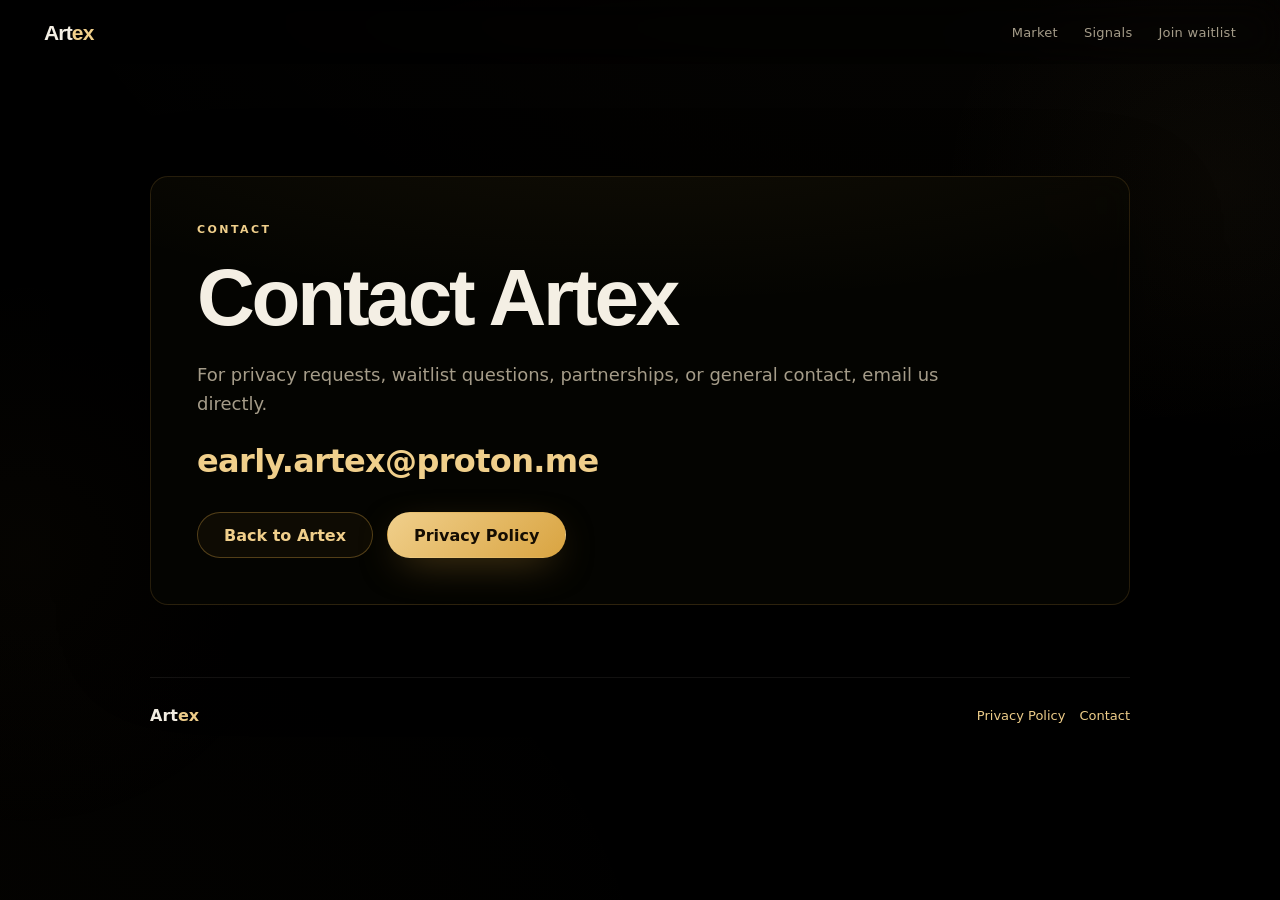
<file: contact.html>
<!doctype html>
<html lang="en" class="legal-document">
  <head>
    <meta charset="utf-8" />
    <meta name="viewport" content="width=device-width, initial-scale=1" />
    <title>Contact | Artex</title>
    <meta
      name="description"
      content="Contact Artex for privacy requests, waitlist questions, partnerships, or general contact."
    />
    <meta
      http-equiv="Content-Security-Policy"
      content="default-src 'self'; script-src 'self'; style-src 'self' https://fonts.googleapis.com; font-src https://fonts.gstatic.com; img-src 'self'; object-src 'none'; base-uri 'self'; form-action 'self'; upgrade-insecure-requests"
    />
    <meta name="referrer" content="strict-origin-when-cross-origin" />
    <meta name="theme-color" content="#000000" />
    <link rel="preconnect" href="https://fonts.googleapis.com" />
    <link rel="preconnect" href="https://fonts.gstatic.com" crossorigin />
    <link href="https://fonts.googleapis.com/css2?family=Space+Grotesk:wght@300;400;500;600;700&family=DM+Sans:ital,opsz,wght@0,9..40,300;0,9..40,400;0,9..40,500;0,9..40,600;0,9..40,700;1,9..40,400&display=swap" rel="stylesheet" />
    <link rel="stylesheet" href="styles.css" />
  </head>
  <body class="legal-body">
    <div class="ambient ambient-one"></div>
    <div class="ambient ambient-two"></div>
    <header class="site-header">
      <a class="wordmark" href="index.html" aria-label="Artex home">
        <span class="wordmark-art">Art</span><span class="wordmark-ex">ex</span>
      </a>
      <nav class="nav-links" aria-label="Primary navigation">
        <a href="index.html#market">Market</a>
        <a href="index.html#signals">Signals</a>
        <a href="index.html#waitlist">Join waitlist</a>
      </nav>
    </header>

    <main class="legal-main">
      <section class="legal-card">
        <p class="kicker">Contact</p>
        <h1 class="legal-title">Contact Artex</h1>
        <div class="legal-copy">
          <p>
            For privacy requests, waitlist questions, partnerships, or general contact, email us
            directly.
          </p>
          <p>
            <a class="legal-email" href="mailto:early.artex@proton.me">early.artex@proton.me</a>
          </p>
        </div>
        <div class="legal-actions">
          <a class="button secondary" href="index.html">Back to Artex</a>
          <a class="button primary" href="privacy.html">Privacy Policy</a>
        </div>
      </section>
    </main>

    <footer class="site-footer legal-footer">
      <span><span class="wordmark-art">Art</span><span class="wordmark-ex">ex</span></span>
      <nav aria-label="Footer links">
        <a href="privacy.html">Privacy Policy</a>
        <a href="contact.html">Contact</a>
      </nav>
    </footer>
  </body>
</html>
</file>
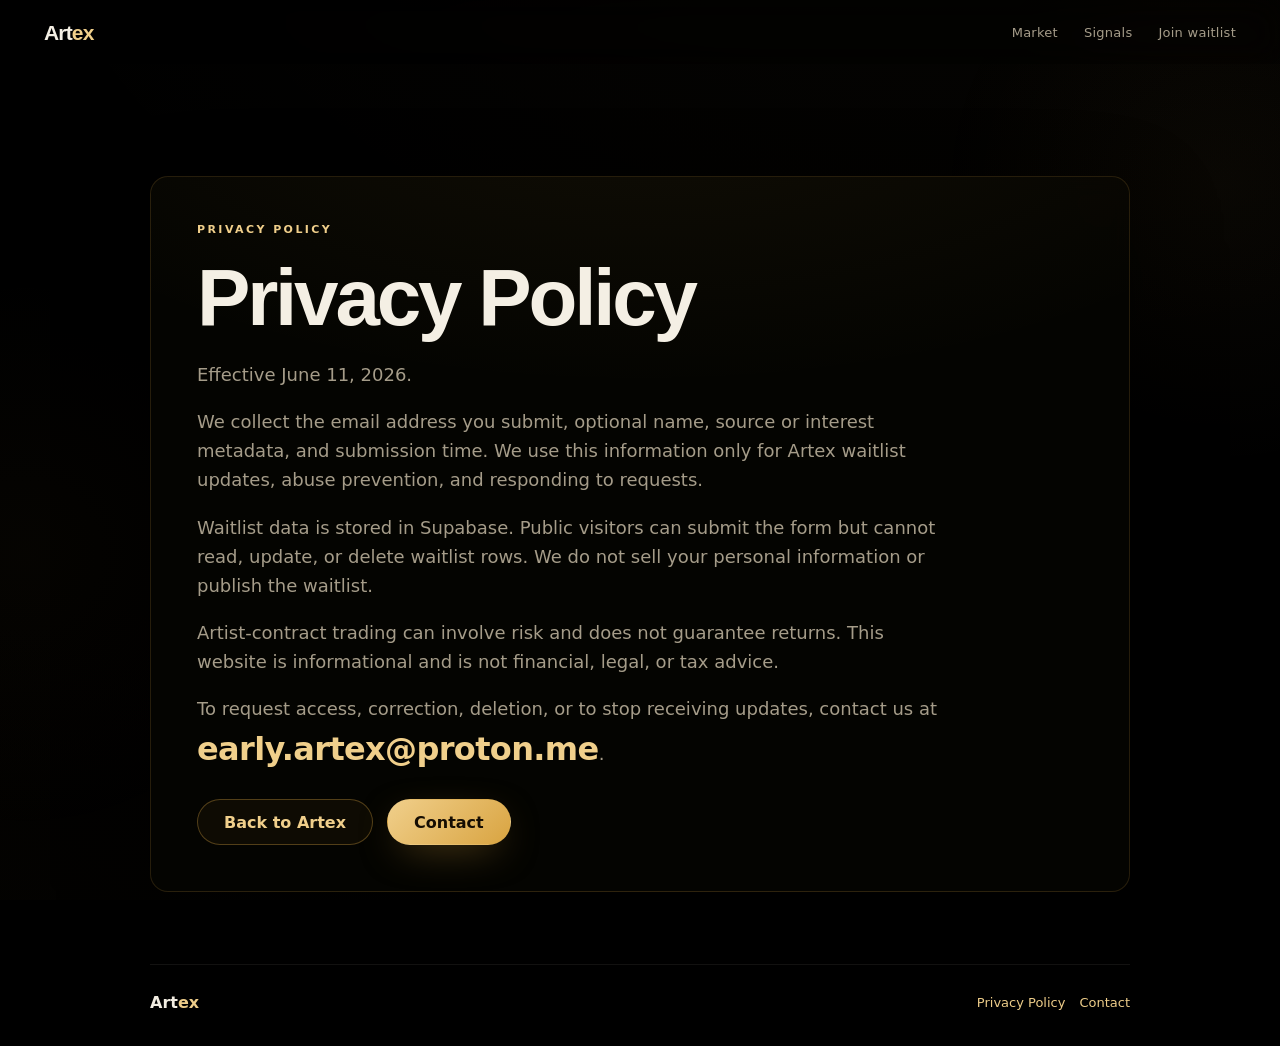
<file: privacy.html>
<!doctype html>
<html lang="en" class="legal-document">
  <head>
    <meta charset="utf-8" />
    <meta name="viewport" content="width=device-width, initial-scale=1" />
    <title>Privacy Policy | Artex</title>
    <meta
      name="description"
      content="Privacy Policy for the Artex waitlist website."
    />
    <meta
      http-equiv="Content-Security-Policy"
      content="default-src 'self'; script-src 'self'; style-src 'self' https://fonts.googleapis.com; font-src https://fonts.gstatic.com; img-src 'self'; object-src 'none'; base-uri 'self'; form-action 'self'; upgrade-insecure-requests"
    />
    <meta name="referrer" content="strict-origin-when-cross-origin" />
    <meta name="theme-color" content="#000000" />
    <link rel="preconnect" href="https://fonts.googleapis.com" />
    <link rel="preconnect" href="https://fonts.gstatic.com" crossorigin />
    <link href="https://fonts.googleapis.com/css2?family=Space+Grotesk:wght@300;400;500;600;700&family=DM+Sans:ital,opsz,wght@0,9..40,300;0,9..40,400;0,9..40,500;0,9..40,600;0,9..40,700;1,9..40,400&display=swap" rel="stylesheet" />
    <link rel="stylesheet" href="styles.css" />
  </head>
  <body class="legal-body">
    <div class="ambient ambient-one"></div>
    <div class="ambient ambient-two"></div>
    <header class="site-header">
      <a class="wordmark" href="index.html" aria-label="Artex home">
        <span class="wordmark-art">Art</span><span class="wordmark-ex">ex</span>
      </a>
      <nav class="nav-links" aria-label="Primary navigation">
        <a href="index.html#market">Market</a>
        <a href="index.html#signals">Signals</a>
        <a href="index.html#waitlist">Join waitlist</a>
      </nav>
    </header>

    <main class="legal-main">
      <section class="legal-card">
        <p class="kicker">Privacy Policy</p>
        <h1 class="legal-title">Privacy Policy</h1>
        <div class="legal-copy">
          <p>Effective June 11, 2026.</p>
          <p>
            We collect the email address you submit, optional name, source or interest metadata,
            and submission time. We use this information only for Artex waitlist updates, abuse
            prevention, and responding to requests.
          </p>
          <p>
            Waitlist data is stored in Supabase. Public visitors can submit the form but cannot
            read, update, or delete waitlist rows. We do not sell your personal information or
            publish the waitlist.
          </p>
          <p>
            Artist-contract trading can involve risk and does not guarantee returns. This website
            is informational and is not financial, legal, or tax advice.
          </p>
          <p>
            To request access, correction, deletion, or to stop receiving updates, contact us at
            <a class="legal-email" href="mailto:early.artex@proton.me">early.artex@proton.me</a>.
          </p>
        </div>
        <div class="legal-actions">
          <a class="button secondary" href="index.html">Back to Artex</a>
          <a class="button primary" href="contact.html">Contact</a>
        </div>
      </section>
    </main>

    <footer class="site-footer legal-footer">
      <span><span class="wordmark-art">Art</span><span class="wordmark-ex">ex</span></span>
      <nav aria-label="Footer links">
        <a href="privacy.html">Privacy Policy</a>
        <a href="contact.html">Contact</a>
      </nav>
    </footer>
  </body>
</html>
</file>
<file: styles.css>
:root {
  color-scheme: dark;
  --bg: #000000;
  --panel: #0a0905;
  --text: #f4efe4;
  --muted: #a59c89;
  --faint: #6a6253;
  --line: rgba(244, 239, 228, 0.08);
  --line-gold: rgba(217, 164, 65, 0.22);
  --gold: #d9a441;
  --gold-soft: #f0cf8b;
  --gold-pale: #fdf2d2;
  --gold-deep: #8a6420;
  --accent: var(--gold);
  --accent-soft: var(--gold-soft);
  --profit: #91dfaa;
  --profit-soft: #ddffe8;
  --danger: #ff8b77;
  --max: 1180px;
  /* Radius scale: buttons/badges are pill, inputs 10px, cards 18px. */
  --radius-card: 18px;
  --radius-input: 10px;
}

* {
  box-sizing: border-box;
}

html {
  height: 100%;
  scroll-behavior: smooth;
}

body {
  min-height: 100%;
  margin: 0;
  background: var(--bg);
  color: var(--text);
  font-family: "DM Sans", ui-sans-serif, system-ui, -apple-system, sans-serif;
  letter-spacing: 0;
  overflow-x: hidden;
}

/* Faint golden hue over the black base, fixed to the viewport. */
body::before {
  content: "";
  position: fixed;
  inset: 0;
  z-index: -4;
  pointer-events: none;
  background:
    radial-gradient(110rem 70rem at 78% -22%, rgba(231, 183, 94, 0.028), transparent 60%),
    radial-gradient(90rem 60rem at -14% 112%, rgba(196, 146, 46, 0.022), transparent 62%);
}

body::selection,
body ::selection {
  background: rgba(217, 164, 65, 0.4);
}

a {
  color: inherit;
  text-decoration: none;
}

button,
input {
  font: inherit;
}

/* ── Backdrop layers ────────────────────────────────────── */
/* Soft gradient orbs instead of blur filters: same glow, far cheaper to render. */
.ambient {
  position: fixed;
  z-index: -2;
  width: 44vw;
  min-width: 24rem;
  aspect-ratio: 1;
  border-radius: 50%;
  pointer-events: none;
  animation: drift 26s ease-in-out infinite alternate;
}

.ambient-one {
  top: -6rem;
  right: -14rem;
  background: radial-gradient(circle, rgba(231, 183, 94, 0.035), transparent 72%);
}

.ambient-two {
  left: -16rem;
  bottom: 4rem;
  background: radial-gradient(circle, rgba(196, 146, 46, 0.028), transparent 72%);
  animation-duration: 32s;
}

/* ── Header ─────────────────────────────────────────────── */
.site-header {
  position: sticky;
  top: 0;
  z-index: 40;
  min-height: 64px;
  display: flex;
  align-items: center;
  justify-content: space-between;
  gap: 24px;
  padding: 0 clamp(18px, 4vw, 44px);
  background: rgba(0, 0, 0, 0.28);
  border-bottom: 0;
  backdrop-filter: blur(16px);
  -webkit-backdrop-filter: blur(16px);
}

.wordmark,
.button,
.market-column h3,
.waitlist-copy h2,
.site-footer span {
  font-weight: 700;
}

.wordmark {
  display: inline-flex;
  align-items: center;
  gap: 0;
  font-family: "Space Grotesk", sans-serif;
  font-size: 21px;
  font-weight: 700;
  letter-spacing: -0.04em;
  line-height: 1;
}

.wordmark-art {
  color: var(--text);
}

.wordmark-ex {
  color: var(--gold-soft);
}

.nav-links {
  display: flex;
  align-items: center;
  gap: 26px;
  color: var(--muted);
  font-size: 13px;
  letter-spacing: 0.02em;
}

.nav-links a,
.nav-links button {
  border: 0;
  padding: 0;
  color: inherit;
  background: transparent;
  font: inherit;
  cursor: pointer;
  transition: color 160ms ease;
}

.nav-links a:hover,
.nav-links button:hover {
  color: var(--gold-soft);
}

.section-shell {
  width: min(calc(100% - 32px), var(--max));
  margin: 0 auto;
}

/* ── Desktop panel deck (JS adds html.panel-mode ≥ 901px) ── */
html.panel-mode,
html.panel-mode body {
  height: 100%;
  overflow: hidden;
}

.panel-mode main {
  min-height: 100dvh;
  overflow: hidden;
}

.panel-mode [data-panel] {
  position: fixed;
  inset: 0;
  z-index: 1;
  pointer-events: none;
  opacity: 0;
  visibility: hidden;
  filter: blur(18px);
  transform: translate3d(0, 112px, 0);
  transition:
    opacity 1280ms cubic-bezier(0.2, 0.86, 0.18, 1),
    filter 1280ms cubic-bezier(0.2, 0.86, 0.18, 1),
    transform 1280ms cubic-bezier(0.2, 0.86, 0.18, 1),
    visibility 0ms linear 1280ms;
  will-change: opacity, filter, transform;
}

.panel-mode [data-panel].is-active {
  z-index: 3;
  pointer-events: auto;
  opacity: 1;
  visibility: visible;
  filter: blur(0);
  transform: translate3d(0, 0, 0);
  transition:
    opacity 1280ms cubic-bezier(0.2, 0.86, 0.18, 1),
    filter 1280ms cubic-bezier(0.2, 0.86, 0.18, 1),
    transform 1280ms cubic-bezier(0.2, 0.86, 0.18, 1),
    visibility 0ms;
}

.panel-mode [data-panel].is-before {
  filter: blur(18px);
  transform: translate3d(0, -112px, 0);
}

.panel-mode [data-panel].is-after {
  filter: blur(18px);
  transform: translate3d(0, 112px, 0);
}

.panel-mode .site-footer {
  display: none;
}

/* ── Mobile / tablet scrolling document (html.scroll-mode) ── */
.scroll-mode [data-panel] {
  scroll-margin-top: 76px;
}

.scroll-mode .hero {
  min-height: 100svh;
}

/* ── Hero ───────────────────────────────────────────────── */
.hero {
  min-height: 100dvh;
  display: grid;
  grid-template-columns: minmax(0, 0.86fr) minmax(430px, 1fr);
  align-items: center;
  gap: 64px;
  padding: 104px 0 46px;
}

.kicker {
  margin: 0;
  color: var(--gold-soft);
  font-size: 11px;
  font-weight: 600;
  letter-spacing: 0.22em;
  text-transform: uppercase;
}

h1,
h2,
h3,
p,
dl,
dd {
  margin: 0;
}

h1,
h2,
h3,
.wordmark,
.graph-metric strong,
.artist-card-quote strong {
  font-family: "Space Grotesk", "DM Sans", sans-serif;
}

h1 {
  max-width: 620px;
  margin-top: 16px;
  font-size: clamp(48px, 7vw, 92px);
  line-height: 0.94;
  font-weight: 700;
  letter-spacing: -0.03em;
}

h1 span {
  display: block;
}

.hero-lede {
  max-width: 540px;
  margin-top: 22px;
  color: var(--muted);
  font-size: clamp(16px, 1.4vw, 18px);
  line-height: 1.6;
}

.hero-actions {
  display: flex;
  flex-wrap: wrap;
  gap: 12px;
  margin-top: 30px;
}

/* ── Buttons ────────────────────────────────────────────── */
.button {
  position: relative;
  min-height: 48px;
  display: inline-flex;
  align-items: center;
  justify-content: center;
  overflow: hidden;
  border: 1px solid var(--line);
  border-radius: 999px;
  padding: 0 26px;
  color: var(--text);
  background: transparent;
  cursor: pointer;
  white-space: nowrap;
  transition: transform 180ms ease, border-color 180ms ease, background 180ms ease, box-shadow 180ms ease;
}

.button:hover {
  transform: translateY(-2px);
}

.button:active {
  transform: translateY(0) scale(0.985);
}

.button.primary {
  border-color: transparent;
  color: #150d02;
  background: linear-gradient(135deg, var(--gold-soft), var(--gold));
  box-shadow: 0 12px 40px -14px rgba(217, 164, 65, 0.55);
}

.button.primary:hover {
  box-shadow: 0 16px 46px -14px rgba(217, 164, 65, 0.7);
}

.button.primary::after {
  content: "";
  position: absolute;
  inset: -44%;
  background: linear-gradient(90deg, transparent, rgba(255, 255, 255, 0.28), transparent);
  transform: translateX(-110%) rotate(12deg);
  animation: sheen 5.4s ease-in-out infinite;
}

.button.ghost,
.button.secondary {
  color: var(--gold-soft);
  border-color: rgba(217, 164, 65, 0.34);
  background: rgba(217, 164, 65, 0.05);
}

.button.ghost:hover,
.button.secondary:hover {
  border-color: rgba(217, 164, 65, 0.7);
  background: rgba(217, 164, 65, 0.1);
}

.button.ghost.is-copied {
  color: var(--gold-soft);
  border-color: rgba(217, 164, 65, 0.7);
  background: rgba(217, 164, 65, 0.12);
}

/* ── Hero chart panel ───────────────────────────────────── */
.exchange-panel {
  position: relative;
  min-width: 0;
  overflow: visible;
  background: transparent;
  animation: panelFloat 8s ease-in-out infinite;
}

.preview-note,
.market-column span {
  color: var(--faint);
  font-size: 12px;
  letter-spacing: 0.08em;
  text-transform: uppercase;
}

.chart-frame {
  position: relative;
  margin: 0;
  overflow: visible;
  min-height: 470px;
  padding: 36px 28px 0;
  background: transparent;
}

.trend-chart {
  width: 100%;
  min-height: 268px;
  display: block;
  overflow: visible;
  transition:
    opacity 720ms cubic-bezier(0.2, 0.86, 0.18, 1),
    filter 720ms cubic-bezier(0.2, 0.86, 0.18, 1),
    transform 720ms cubic-bezier(0.2, 0.86, 0.18, 1);
}

.graph-head {
  position: relative;
  z-index: 2;
  display: grid;
  gap: 18px;
  transition:
    opacity 720ms cubic-bezier(0.2, 0.86, 0.18, 1),
    filter 720ms cubic-bezier(0.2, 0.86, 0.18, 1),
    transform 720ms cubic-bezier(0.2, 0.86, 0.18, 1);
}

.graph-artist {
  display: inline-flex;
  align-items: center;
  gap: 18px;
  min-width: 0;
  color: var(--text);
  font-size: clamp(28px, 3.4vw, 38px);
  font-weight: 400;
  line-height: 1.1;
}

.graph-artist span {
  min-width: 0;
}

.graph-avatar {
  width: 72px;
  height: 72px;
  flex: 0 0 auto;
  border: 1px solid rgba(240, 207, 139, 0.55);
  border-radius: 50%;
  object-fit: cover;
  filter: saturate(0.4) contrast(1.08);
  box-shadow: 0 0 28px rgba(217, 164, 65, 0.18);
  transition:
    opacity 520ms cubic-bezier(0.22, 1, 0.36, 1),
    transform 520ms cubic-bezier(0.22, 1, 0.36, 1);
}

.graph-metric {
  display: inline-flex;
  align-items: baseline;
  gap: 16px;
  padding-top: 6px;
  color: var(--text);
}

.graph-metric strong {
  color: var(--text);
  font-size: clamp(46px, 5.8vw, 74px);
  line-height: 0.95;
  font-weight: 700;
  letter-spacing: -0.01em;
  white-space: nowrap;
  text-shadow: 0 0 26px rgba(240, 207, 139, 0.14);
  transition:
    filter 70ms linear,
    transform 70ms cubic-bezier(0.16, 1, 0.3, 1);
  will-change: transform, opacity, filter;
}

.graph-metric strong.is-rising {
  animation: priceLift 720ms cubic-bezier(0.16, 1, 0.3, 1) both;
}

.graph-metric strong.is-tick-up {
  filter: brightness(1.18);
  transform: translate3d(0, -8px, 0);
}

.graph-metric strong.is-tick-down {
  filter: brightness(0.92);
  transform: translate3d(0, 5px, 0);
}

.graph-metric span {
  color: rgba(244, 239, 228, 0.85);
  font-size: clamp(22px, 2.6vw, 34px);
  font-weight: 400;
}

.graph-metric .graph-change {
  display: inline-flex;
  align-items: baseline;
  gap: 7px;
  margin-left: clamp(8px, 1.4vw, 16px);
  color: var(--profit);
  font-size: clamp(15px, 1.7vw, 21px);
  font-weight: 600;
  white-space: nowrap;
}

.graph-change i {
  font-style: normal;
  font-size: 0.62em;
  line-height: 1;
}

.graph-change b {
  font-weight: 700;
}

.graph-metric .graph-change.down {
  color: var(--danger);
}

@keyframes priceLift {
  0% {
    opacity: 0.42;
    transform: translate3d(0, 28px, 0);
    filter: blur(7px);
  }

  48% {
    opacity: 1;
    filter: blur(0);
  }

  100% {
    opacity: 1;
    transform: translate3d(0, 0, 0);
    filter: blur(0);
  }
}

.floating-trend {
  transform-origin: 50% 100%;
  animation: chartFloat 7s ease-in-out infinite;
}

.trend-line {
  fill: none;
  stroke: url("#trendStroke");
  stroke-linecap: round;
  stroke-linejoin: bevel;
  stroke-width: 4;
  opacity: 0;
}

.trend-glow {
  stroke-width: 15;
  filter: url("#trendBlur");
}

.trend-scan {
  stroke: var(--profit-soft);
  stroke-width: 4;
  opacity: 0;
  stroke-dasharray: 34 980;
  stroke-dashoffset: 34;
  animation: none;
}

.chart-dots circle {
  fill: var(--profit-soft);
  opacity: 0;
  filter: drop-shadow(0 0 12px rgba(145, 223, 170, 0.92));
  transition: opacity 220ms ease;
  animation: endpointPulse 2.6s ease-in-out infinite;
}

.preview-note {
  position: relative;
  padding: 0 28px;
  color: rgba(165, 156, 137, 0.55);
  background: transparent;
  line-height: 1.5;
  text-transform: none;
  letter-spacing: 0;
  transition:
    opacity 720ms cubic-bezier(0.2, 0.86, 0.18, 1),
    filter 720ms cubic-bezier(0.2, 0.86, 0.18, 1),
    transform 720ms cubic-bezier(0.2, 0.86, 0.18, 1);
}

/* ── Sections ───────────────────────────────────────────── */
.editorial-section,
.waitlist-section {
  padding-top: 138px;
}

.signal-section {
  padding-top: 116px;
}

.section-heading {
  max-width: 790px;
  display: grid;
  gap: 14px;
  margin-bottom: 30px;
}

.section-heading h2,
.waitlist-copy h2 {
  font-size: clamp(34px, 5vw, 66px);
  line-height: 0.98;
  font-weight: 700;
  letter-spacing: -0.025em;
}

.section-heading p:not(.kicker),
.waitlist-copy p:not(.kicker),
.market-column p {
  color: var(--muted);
  font-size: 16px;
  line-height: 1.62;
}

.market-columns {
  display: grid;
  grid-template-columns: repeat(3, minmax(0, 1fr));
  gap: clamp(24px, 4vw, 54px);
  overflow: visible;
  background: transparent;
}

.market-column {
  position: relative;
  min-height: 235px;
  display: grid;
  align-content: end;
  gap: 14px;
  padding: 0;
  transition: opacity 180ms ease, transform 180ms ease;
}

.market-column::before {
  content: "";
  position: absolute;
  left: 0;
  right: 24%;
  bottom: -18px;
  height: 1px;
  background: linear-gradient(90deg, rgba(217, 164, 65, 0.3), transparent);
  opacity: 0.6;
}

.market-column:hover {
  transform: translateY(-4px);
}

.market-column h3 {
  font-size: 23px;
  letter-spacing: -0.01em;
}

/* ── Market radar ───────────────────────────────────────── */
.market-intro {
  display: grid;
  grid-template-columns: minmax(0, 1fr) minmax(300px, 0.72fr);
  align-items: center;
  gap: clamp(28px, 5vw, 70px);
  margin-bottom: 34px;
}

.market-intro .section-heading {
  margin-bottom: 0;
}

.market-radar {
  justify-self: center;
  width: min(100%, 430px);
}

.radar-chart {
  width: 100%;
  height: auto;
  display: block;
  overflow: visible;
}

.radar-ring {
  fill: none;
  stroke: rgba(244, 239, 228, 0.1);
}

.radar-ring.ring-outer {
  stroke: rgba(244, 239, 228, 0.18);
}

/* The outer hexagon and its corner dots drift gently via JS (app.js). */

.radar-spokes line {
  stroke: rgba(244, 239, 228, 0.07);
}

.radar-label {
  fill: rgba(165, 156, 137, 0.8);
  font-size: 11px;
  font-weight: 600;
  letter-spacing: 0.14em;
}

.radar-vertex {
  fill: #e9e4d8;
}

.radar-data {
  fill: rgba(240, 207, 139, 0.12);
  stroke: rgba(240, 207, 139, 0.55);
  stroke-width: 1.6;
  stroke-linejoin: round;
  filter: drop-shadow(0 0 10px rgba(240, 207, 139, 0.16));
}

.radar-center {
  fill: #f4efe4;
  filter: drop-shadow(0 0 8px rgba(244, 239, 228, 0.6));
}

/* ── Pricing engine flow ────────────────────────────────── */
.engine-flow {
  position: relative;
  min-height: 360px;
  display: grid;
  grid-template-columns: minmax(220px, 0.72fr) minmax(300px, 1.16fr) minmax(300px, 0.84fr);
  align-items: center;
  gap: clamp(12px, 1.6vw, 26px);
  overflow: hidden;
}

/* ── Flowing card feeds ─────────────────────────────────── */
/* Viewport clips a track holding two identical lists; the track steps up one
   card pitch (card height + 12px gap) at a time and loops seamlessly at -50%. */
.signal-feed {
  position: relative;
  z-index: 2;
  height: 330px;
  overflow: hidden;
  opacity: 1;
  -webkit-mask-image: linear-gradient(
    180deg,
    transparent 0%,
    rgba(0, 0, 0, 0.45) 5%,
    #000 12%,
    #000 88%,
    rgba(0, 0, 0, 0.45) 95%,
    transparent 100%
  );
  mask-image: linear-gradient(
    180deg,
    transparent 0%,
    rgba(0, 0, 0, 0.45) 5%,
    #000 12%,
    #000 88%,
    rgba(0, 0, 0, 0.45) 95%,
    transparent 100%
  );
}

/* Track holds two identical card lists end-to-end; a CSS translate slides the
   whole track upward by exactly 50% so the seam is invisible, then loops. */
.feed-track {
  display: flex;
  flex-direction: column;
  will-change: transform;
  animation: feedScrollUp var(--feed-duration, 26s) linear infinite;
}

.has-js .feed-track {
  animation: none;
  transform: translate3d(0, 0, 0);
}

.feed-list {
  list-style: none;
  margin: 0;
  padding: 0;
}

.feed-list > li {
  margin: 0 0 12px;
  will-change: opacity;
}

.input-feed {
  --pitch: 74px;
  --feed-duration: 19s;
}

.artist-feed {
  --pitch: 82px;
  --feed-duration: 34s;
}

/* Platform data cards (engine inputs) */
.feed-card {
  height: 62px;
  display: flex;
  align-items: center;
  justify-content: center;
  gap: 10px;
  padding: 0 16px;
  text-align: center;
  border: 1px solid rgba(244, 239, 228, 0.16);
  border-radius: 14px;
  background: rgba(12, 11, 9, 0.82);
  box-shadow:
    inset 0 1px 0 rgba(255, 255, 255, 0.025),
    0 12px 28px rgba(0, 0, 0, 0.2);
}

.feed-card-top {
  display: flex;
  align-items: center;
  justify-content: center;
}

.feed-chip {
  flex: 0 0 auto;
  color: var(--muted);
  font-size: 9px;
  font-weight: 600;
  letter-spacing: 0.1em;
  text-transform: uppercase;
  border: 1px solid rgba(244, 239, 228, 0.14);
  border-radius: 6px;
  padding: 2.5px 7px;
}

.feed-card-main {
  display: flex;
  align-items: baseline;
  justify-content: center;
  gap: 10px;
}

.feed-metric {
  color: var(--text);
  font-size: 14px;
  font-weight: 600;
  white-space: nowrap;
  overflow: hidden;
  text-overflow: ellipsis;
}

.feed-delta {
  flex: 0 0 auto;
  color: var(--profit);
  font-size: 12.5px;
  font-weight: 600;
}

.feed-delta.down {
  color: var(--danger);
}

.flow-field {
  position: relative;
  height: 300px;
  margin-left: -8px;
  overflow: hidden;
}

.signal-instrument {
  width: 100%;
  height: 100%;
  display: block;
  opacity: 0.88;
  -webkit-mask-image: linear-gradient(90deg, transparent 0%, #000 7%, #000 94%, transparent 100%);
  mask-image: linear-gradient(90deg, transparent 0%, #000 7%, #000 94%, transparent 100%);
}

/* ── Artist index cards ─────────────────────────────────── */
.artist-cards {
  width: min(100%, 330px);
  align-self: center;
  justify-self: start;
}

.artist-card {
  height: 70px;
  display: flex;
  align-items: center;
  gap: 14px;
  min-width: 0;
  padding: 0 18px;
  border: 1px solid rgba(244, 239, 228, 0.16);
  border-radius: 16px;
  background: rgba(12, 11, 9, 0.82);
  box-shadow:
    inset 0 1px 0 rgba(255, 255, 255, 0.025),
    0 12px 28px rgba(0, 0, 0, 0.2);
}

.artist-card-avatar {
  width: 42px;
  height: 42px;
  flex: 0 0 auto;
  border-radius: 50%;
  object-fit: cover;
  filter: saturate(0.85);
}

.artist-card-id {
  display: grid;
  gap: 3px;
  min-width: 0;
}

.artist-card-id strong {
  color: var(--text);
  font-size: 15px;
  font-weight: 600;
  line-height: 1.1;
  white-space: nowrap;
  overflow: hidden;
  text-overflow: ellipsis;
}

.artist-card-id span {
  color: var(--faint);
  font-size: 12px;
}

.artist-card-quote {
  display: grid;
  gap: 3px;
  margin-left: auto;
  text-align: right;
}

.artist-card-quote strong {
  color: var(--text);
  font-size: 16px;
  font-weight: 600;
  line-height: 1.1;
  white-space: nowrap;
}

.artist-card-quote strong em {
  font-style: normal;
  font-size: 11px;
  font-weight: 500;
  color: var(--muted);
  letter-spacing: 0.04em;
}

.quote-change {
  display: inline-flex;
  align-items: center;
  justify-content: flex-end;
  gap: 5px;
  font-size: 12.5px;
  font-weight: 600;
}

.quote-change i {
  font-style: normal;
  font-size: 8.5px;
  line-height: 1;
}

.quote-change.up {
  color: var(--profit);
}

.quote-change.down {
  color: var(--danger);
}

/* ── Waitlist ───────────────────────────────────────────── */
.waitlist-section {
  min-height: 100dvh;
  display: grid;
  grid-template-columns: minmax(0, 0.92fr) minmax(400px, 0.62fr);
  gap: 42px;
  align-items: center;
  align-content: center;
  padding-top: 92px;
  padding-bottom: 28px;
}

.waitlist-copy h2 {
  margin-top: 8px;
  font-size: clamp(40px, 4.6vw, 62px);
  line-height: 0.96;
}

.waitlist-copy p:not(.kicker) {
  max-width: 600px;
  margin-top: 18px;
}

.headline-cycle-wrap {
  display: grid;
  margin-top: 16px;
}

.headline-phrase {
  margin: 0;
  grid-area: 1 / 1;
}

/* Without JS the phrases cannot cycle; show only the first one. */
html:not(.has-js) .headline-phrase:not([data-phrase="0"]) {
  display: none;
}

.has-js .headline-phrase {
  opacity: 0;
  transform: translateY(22px);
  transition:
    opacity 660ms cubic-bezier(0.2, 0.86, 0.18, 1),
    transform 660ms cubic-bezier(0.2, 0.86, 0.18, 1);
  will-change: opacity, transform;
}

.has-js .headline-phrase.is-active {
  opacity: 1;
  transform: translateY(0);
}

.has-js .headline-phrase.is-exiting {
  opacity: 0;
  transform: translateY(-18px);
  transition:
    opacity 460ms ease,
    transform 460ms ease;
}

.phrase-punch {
  color: var(--gold-soft);
}

.waitlist-lede {
  max-width: 540px;
  margin-top: 16px;
  color: var(--muted);
  font-size: clamp(14px, 1.2vw, 16px);
  line-height: 1.5;
}

.waitlist-perks {
  display: grid;
  gap: 10px;
  margin: 18px 0 0;
  padding: 0;
  list-style: none;
}

.waitlist-perks li {
  display: flex;
  align-items: center;
  gap: 13px;
}

.has-js .waitlist-perks li {
  opacity: 0;
  transform: translate3d(0, 14px, 0);
}

.has-js .waitlist-copy.in-view .waitlist-perks li {
  animation: perkReveal 480ms cubic-bezier(0.2, 0.86, 0.18, 1) both;
}

.has-js .waitlist-copy.in-view .waitlist-perks li:nth-child(1) {
  animation-delay: 420ms;
}

.has-js .waitlist-copy.in-view .waitlist-perks li:nth-child(2) {
  animation-delay: 1000ms;
}

.has-js .waitlist-copy.in-view .waitlist-perks li:nth-child(3) {
  animation-delay: 1580ms;
}

.perk-mark {
  display: inline-flex;
  align-items: center;
  justify-content: center;
  width: 18px;
  height: 18px;
  flex: 0 0 auto;
  color: var(--gold-soft);
}

.perk-mark svg {
  width: 17px;
  height: 17px;
}

.perk-text {
  display: flex;
  align-items: baseline;
  flex-wrap: wrap;
  gap: 4px 9px;
  color: var(--muted);
  font-size: 14px;
  line-height: 1.28;
}

.perk-text strong {
  color: var(--text);
  font-weight: 600;
}

/* The CTA only reveals the form via JS; without JS the form is already shown. */
.waitlist-cta-row {
  display: none;
}

.has-js .waitlist-cta-row {
  display: flex;
  align-items: center;
  flex-wrap: wrap;
  gap: 16px 20px;
  margin-top: 18px;
  opacity: 0;
  transform: translateY(14px);
  transition:
    opacity 700ms cubic-bezier(0.2, 0.86, 0.18, 1),
    transform 700ms cubic-bezier(0.2, 0.86, 0.18, 1);
}

.has-js .waitlist-cta-row.is-visible {
  opacity: 1;
  transform: translateY(0);
}

/* ── Right column: form / success stack ─────────────────── */
.waitlist-panel-right {
  display: grid;
  align-self: center;
}

.waitlist-panel-right > * {
  grid-area: 1 / 1;
}

.waitlist-form {
  display: grid;
  gap: 22px;
  padding: 8px 0;
  border: 0;
  border-radius: 0;
  background: transparent;
  box-shadow: none;
  backdrop-filter: none;
}

.has-js .waitlist-form {
  opacity: 0;
  pointer-events: none;
  transform: translate3d(0, 28px, 0);
  transition:
    opacity 900ms cubic-bezier(0.2, 0.86, 0.18, 1),
    transform 900ms cubic-bezier(0.2, 0.86, 0.18, 1);
}

.has-js .waitlist-form.is-revealed {
  opacity: 1;
  pointer-events: auto;
  transform: translate3d(0, 0, 0);
}

.waitlist-form.is-dismissed {
  display: none;
}

.form-eyebrow {
  margin: 0 0 8px;
  color: var(--gold-soft);
  font-size: 11px;
  font-weight: 600;
  letter-spacing: 0.14em;
  text-transform: uppercase;
}

label {
  display: grid;
  gap: 6px;
  color: var(--muted);
  font-size: 13px;
}

.label-optional {
  color: var(--faint);
  font-size: 11px;
  letter-spacing: 0.04em;
  text-transform: uppercase;
}

input {
  width: 100%;
  min-height: 54px;
  border: 0;
  border-bottom: 1px solid rgba(244, 239, 228, 0.22);
  border-radius: 0;
  outline: 0;
  padding: 0;
  color: var(--text);
  background: transparent;
  transition: border-color 180ms ease;
}

input::placeholder {
  color: #67645e;
}

input:focus {
  border-color: rgba(244, 239, 228, 0.72);
  box-shadow: none;
  background: transparent;
}

/* Honeypot: visually removed for humans, present for bots. */
.hp-field {
  position: absolute !important;
  width: 1px;
  height: 1px;
  margin: -1px;
  padding: 0;
  overflow: hidden;
  clip: rect(0 0 0 0);
  clip-path: inset(50%);
  white-space: nowrap;
  border: 0;
}

.form-button {
  width: 100%;
  margin-top: 8px;
}

.waitlist-form .button.primary {
  border: 0;
  border-radius: 4px;
  color: #fff;
  background: linear-gradient(135deg, var(--gold-soft), var(--gold));
  box-shadow: none;
}

.waitlist-form .button.primary:hover {
  background: linear-gradient(135deg, #f4d89e, #dda94a);
  box-shadow: none;
}

.waitlist-form .button.primary::after {
  display: none;
}

.form-status {
  min-height: 22px;
  color: var(--gold-soft);
  font-size: 14px;
}

.form-status.success {
  color: var(--gold-soft);
}

.form-status.error {
  color: var(--danger);
}

.form-fineprint {
  margin: 2px 0 0;
  color: var(--faint);
  font-size: 12px;
  line-height: 1.45;
}

.form-fineprint a,
.site-footer a {
  border: 0;
  padding: 0;
  color: var(--gold-soft);
  background: transparent;
  font: inherit;
  text-decoration: none;
  cursor: pointer;
}

.form-fineprint a:hover,
.site-footer a:hover,
.contact-email:hover,
.legal-email:hover {
  color: var(--text);
}

/* ── Success card ───────────────────────────────────────── */
.waitlist-success {
  align-content: start;
  gap: 18px;
  padding: 8px 0;
  border: 0;
  border-radius: 0;
  background: transparent;
  box-shadow: none;
  backdrop-filter: none;
}

.has-js .waitlist-success {
  display: grid;
}

.has-js .waitlist-success[hidden] {
  display: none;
}

.waitlist-success.is-shown {
  animation: successIn 760ms cubic-bezier(0.16, 1, 0.3, 1) both;
}

.success-mark {
  display: inline-flex;
  align-items: center;
  justify-content: center;
  width: 42px;
  height: 42px;
  border-radius: 50%;
  color: #171006;
  background: var(--gold-soft);
  box-shadow: none;
  animation: none;
}

.success-title {
  color: var(--gold-soft);
  font-size: clamp(28px, 3.2vw, 36px);
  line-height: 1.05;
  font-weight: 650;
  letter-spacing: 0;
}

.success-body {
  max-width: 42ch;
  color: var(--muted);
  font-size: 15px;
  line-height: 1.55;
}

.success-body strong {
  color: var(--text);
  font-weight: 600;
}

/* ── Footer ─────────────────────────────────────────────── */
.site-footer {
  width: min(calc(100% - 32px), var(--max));
  display: flex;
  align-items: center;
  justify-content: space-between;
  gap: 18px;
  margin: 0 auto;
  border-top: 1px solid var(--line);
  padding: 28px 0 34px;
  color: var(--muted);
}

.site-footer nav {
  display: flex;
  flex-wrap: wrap;
  justify-content: flex-end;
  gap: 14px;
  font-size: 13px;
}

/* ── Legal / contact pages ──────────────────────────────── */
.legal-document,
.legal-document body {
  height: auto;
  min-height: 100%;
  overflow: auto;
}

.legal-body {
  min-height: 100vh;
}

.legal-main {
  width: min(calc(100% - 32px), 980px);
  display: grid;
  gap: 26px;
  margin: 0 auto;
  padding: clamp(54px, 9vw, 112px) 0 72px;
}

.legal-card {
  display: grid;
  gap: 24px;
  border: 1px solid rgba(217, 164, 65, 0.16);
  border-radius: var(--radius-card);
  padding: clamp(24px, 5vw, 46px);
  background:
    radial-gradient(140% 90% at 50% -20%, rgba(217, 164, 65, 0.07), transparent 55%),
    rgba(6, 5, 2, 0.82);
  box-shadow: 0 32px 90px rgba(0, 0, 0, 0.45);
  backdrop-filter: blur(14px);
}

.legal-title {
  max-width: 760px;
  margin: 0;
  font-family: "Space Grotesk", sans-serif;
  font-size: clamp(40px, 7.5vw, 80px);
  line-height: 0.95;
  letter-spacing: -0.04em;
}

.legal-copy {
  display: grid;
  gap: 18px;
  max-width: 760px;
  color: var(--muted);
  font-size: clamp(16px, 2vw, 18px);
  line-height: 1.62;
}

.legal-copy p {
  margin: 0;
}

.contact-email,
.legal-email {
  width: fit-content;
  color: var(--gold-soft);
  font-size: clamp(22px, 5vw, 32px);
  font-weight: 700;
  letter-spacing: -0.02em;
  overflow-wrap: anywhere;
}

.legal-actions {
  display: flex;
  flex-wrap: wrap;
  gap: 14px;
  align-items: center;
}

.legal-actions .button {
  min-height: 46px;
}

.legal-footer {
  width: min(calc(100% - 32px), 980px);
}

/* ── Reveal system ──────────────────────────────────────── */
.reveal {
  opacity: 1;
  transform: none;
  will-change: opacity, transform, filter;
}

.has-js .reveal {
  opacity: 0;
  filter: blur(12px);
  transform: translate3d(0, 54px, 0);
  transition:
    opacity 1180ms cubic-bezier(0.2, 0.86, 0.18, 1),
    filter 1180ms cubic-bezier(0.2, 0.86, 0.18, 1),
    transform 1180ms cubic-bezier(0.2, 0.86, 0.18, 1);
}

.has-js [data-panel].is-active .reveal,
.has-js .reveal.in-view {
  opacity: 1;
  filter: blur(0);
  transform: translate3d(0, 0, 0);
}

.market-column.reveal:nth-child(2) {
  transition-delay: 90ms;
}

.market-column.reveal:nth-child(3) {
  transition-delay: 180ms;
}

.is-switching .graph-head,
.is-switching .trend-chart,
.is-switching .preview-note {
  opacity: 0;
  filter: blur(14px);
  transform: translate3d(0, 28px, 0);
}

.is-switching .graph-avatar {
  transform: scale(0.96);
}

/* ── Keyframes ──────────────────────────────────────────── */
@keyframes feedScrollUp {
  0% {
    transform: translateY(0);
  }
  100% {
    transform: translateY(-50%);
  }
}

@keyframes feedScrollDown {
  0% {
    transform: translateY(-50%);
  }
  100% {
    transform: translateY(0);
  }
}

@keyframes perkReveal {
  from {
    opacity: 0;
    transform: translate3d(0, 14px, 0);
  }
  to {
    opacity: 1;
    transform: translate3d(0, 0, 0);
  }
}

@keyframes drift {
  from {
    transform: translate3d(0, 0, 0) scale(1);
  }

  to {
    transform: translate3d(-3rem, 2rem, 0) scale(1.12);
  }
}

@keyframes sheen {
  0%,
  52% {
    transform: translateX(-110%) rotate(12deg);
  }

  76%,
  100% {
    transform: translateX(110%) rotate(12deg);
  }
}

@keyframes panelFloat {
  0%,
  100% {
    transform: translateY(0);
  }

  50% {
    transform: translateY(-10px);
  }
}

@keyframes signalTravel {
  0% {
    stroke-dashoffset: 120;
    opacity: 0;
  }

  18%,
  72% {
    opacity: 0.85;
  }

  100% {
    stroke-dashoffset: -980;
    opacity: 0;
  }
}

@keyframes chartFloat {
  0%,
  100% {
    transform: translateY(0);
  }

  50% {
    transform: translateY(-5px);
  }
}

@keyframes endpointPulse {
  0%,
  100% {
    opacity: 0.95;
    transform: scale(1);
  }

  50% {
    opacity: 1;
    transform: scale(1.35);
  }
}

@keyframes successIn {
  from {
    opacity: 0;
    transform: translate3d(0, 26px, 0) scale(0.98);
    filter: blur(8px);
  }
  to {
    opacity: 1;
    transform: translate3d(0, 0, 0) scale(1);
    filter: blur(0);
  }
}

@keyframes successMarkPop {
  0% {
    opacity: 0;
    transform: scale(0.5);
  }
  60% {
    transform: scale(1.12);
  }
  100% {
    opacity: 1;
    transform: scale(1);
  }
}

/* ── Tablet ─────────────────────────────────────────────── */
@media (max-width: 980px) {
  .market-intro {
    grid-template-columns: 1fr;
    gap: 26px;
  }

  .market-radar {
    width: min(100%, 380px);
  }

  .hero,
  .waitlist-section {
    grid-template-columns: 1fr;
  }

  .hero {
    gap: 34px;
    padding-top: 96px;
  }

  .market-columns {
    grid-template-columns: 1fr;
    gap: 24px;
  }

  .market-column {
    min-height: 0;
  }

  .engine-flow {
    grid-template-columns: minmax(150px, 0.8fr) minmax(150px, 0.8fr) minmax(250px, 1fr);
    grid-template-areas: "sources flow cards";
    min-height: 360px;
  }

  .input-feed {
    grid-area: sources;
  }

  .flow-field {
    grid-area: flow;
  }

  .artist-cards {
    grid-area: cards;
    width: min(100%, 340px);
    justify-self: end;
  }

  .signal-feed {
    height: 300px;
  }
}

/* ── Phones ─────────────────────────────────────────────── */
@media (max-width: 760px) {
  .nav-links {
    gap: 16px;
    font-size: 12px;
  }

  .nav-links a:not([href$="#waitlist"]):not([href$="index.html#waitlist"]) {
    display: none;
  }
}

@media (max-width: 720px) {
  .market-radar {
    width: min(100%, 320px);
  }

  .section-shell {
    width: min(calc(100% - 28px), var(--max));
  }

  .site-header {
    min-height: 58px;
  }

  h1 {
    max-width: 100%;
    font-size: clamp(40px, 11.5vw, 52px);
  }

  .hero {
    gap: 26px;
    align-content: center;
    padding: 92px 0 32px;
  }

  .hero-lede {
    margin-top: 14px;
    font-size: 15px;
    line-height: 1.5;
  }

  .hero-actions {
    margin-top: 20px;
  }

  .hero-actions .button,
  .form-button,
  .waitlist-cta-row .button {
    width: 100%;
  }

  .button {
    min-height: 48px;
  }

  .chart-frame {
    min-height: 0;
    padding: 6px 0 0;
  }

  .trend-chart {
    min-height: 170px;
  }

  .graph-head {
    gap: 8px;
  }

  .graph-artist {
    gap: 12px;
    font-size: 25px;
  }

  .graph-avatar {
    width: 48px;
    height: 48px;
  }

  .graph-metric strong {
    font-size: 40px;
  }

  .graph-metric span {
    font-size: 19px;
  }

  .preview-note {
    padding: 0;
    font-size: 11px;
  }

  .editorial-section,
  .waitlist-section {
    padding-top: 96px;
  }

  .signal-section {
    padding-top: 88px;
  }

  .editorial-section,
  .signal-section {
    padding-bottom: 40px;
  }

  .section-heading {
    gap: 10px;
    margin-bottom: 22px;
  }

  .section-heading h2,
  .waitlist-copy h2 {
    font-size: clamp(30px, 9.4vw, 42px);
    line-height: 1;
  }

  .section-heading p:not(.kicker),
  .waitlist-copy p:not(.kicker),
  .market-column p {
    font-size: 14px;
    line-height: 1.55;
  }

  .market-column {
    gap: 8px;
  }

  .market-column h3 {
    font-size: 19px;
  }

  .engine-flow {
    min-height: 0;
    grid-template-columns: 1fr;
    grid-template-areas:
      "sources"
      "flow"
      "cards";
    gap: 14px;
  }

  .signal-feed {
    height: 248px;
  }

  .flow-field {
    height: 96px;
  }

  .artist-cards {
    width: 100%;
    justify-self: stretch;
  }

  .waitlist-section {
    min-height: 0;
    gap: 28px;
    padding-top: 92px;
    padding-bottom: 48px;
  }

  .waitlist-copy h2 {
    font-size: clamp(30px, 8.4vw, 40px);
    line-height: 0.98;
  }

  .waitlist-lede {
    margin-top: 12px;
    font-size: 14px;
    line-height: 1.45;
  }

  .waitlist-perks {
    gap: 9px;
    margin-top: 14px;
  }

  .perk-text {
    font-size: 13px;
  }

  .waitlist-cta-row {
    margin-top: 16px;
  }

  .waitlist-form {
    gap: 13px;
    padding: 4px 0;
  }

  .waitlist-success {
    padding: 4px 0;
  }

  .success-mark {
    width: 38px;
    height: 38px;
  }

  input {
    min-height: 48px;
  }

  .site-footer {
    flex-direction: column;
    align-items: flex-start;
    gap: 12px;
    padding: 24px 0 30px;
  }

  .site-footer nav {
    justify-content: flex-start;
  }
}

@media (prefers-reduced-motion: reduce) {
  .has-js .waitlist-perks li {
    opacity: 1;
    transform: none;
  }

  *,
  *::before,
  *::after {
    scroll-behavior: auto !important;
    animation-duration: 1ms !important;
    animation-iteration-count: 1 !important;
    transition-duration: 1ms !important;
  }
}
</file>
